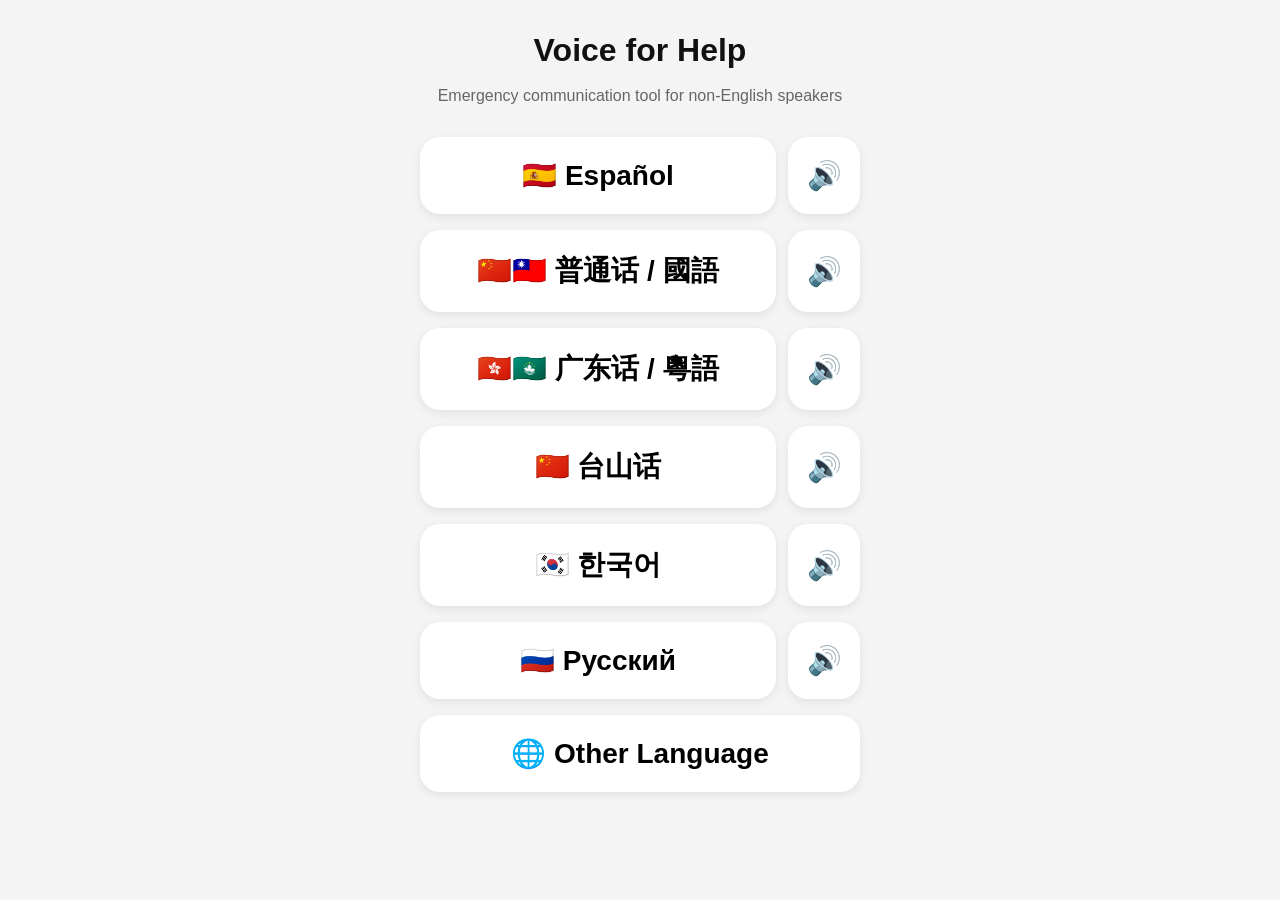
<file: index.html>
<!DOCTYPE html>
<html lang="en">

<head>
  <meta charset="UTF-8">
  <meta name="viewport" content="width=device-width, initial-scale=1.0">
  <title>Voice for Help</title>
  <link rel="stylesheet" href="style.css">
</head>

<body>

  <div class="page">

    <h1 class="logo">Voice for Help</h1>

    <p class="tagline">
      Emergency communication tool for non-English speakers
    </p>

    <div id="languageList"></div>

    <button class="lang-btn" onclick="goToOtherLanguage()">
      🌐 Other Language
    </button>

  </div>

  <script src="script.js"></script>

</body>

</html>
</file>
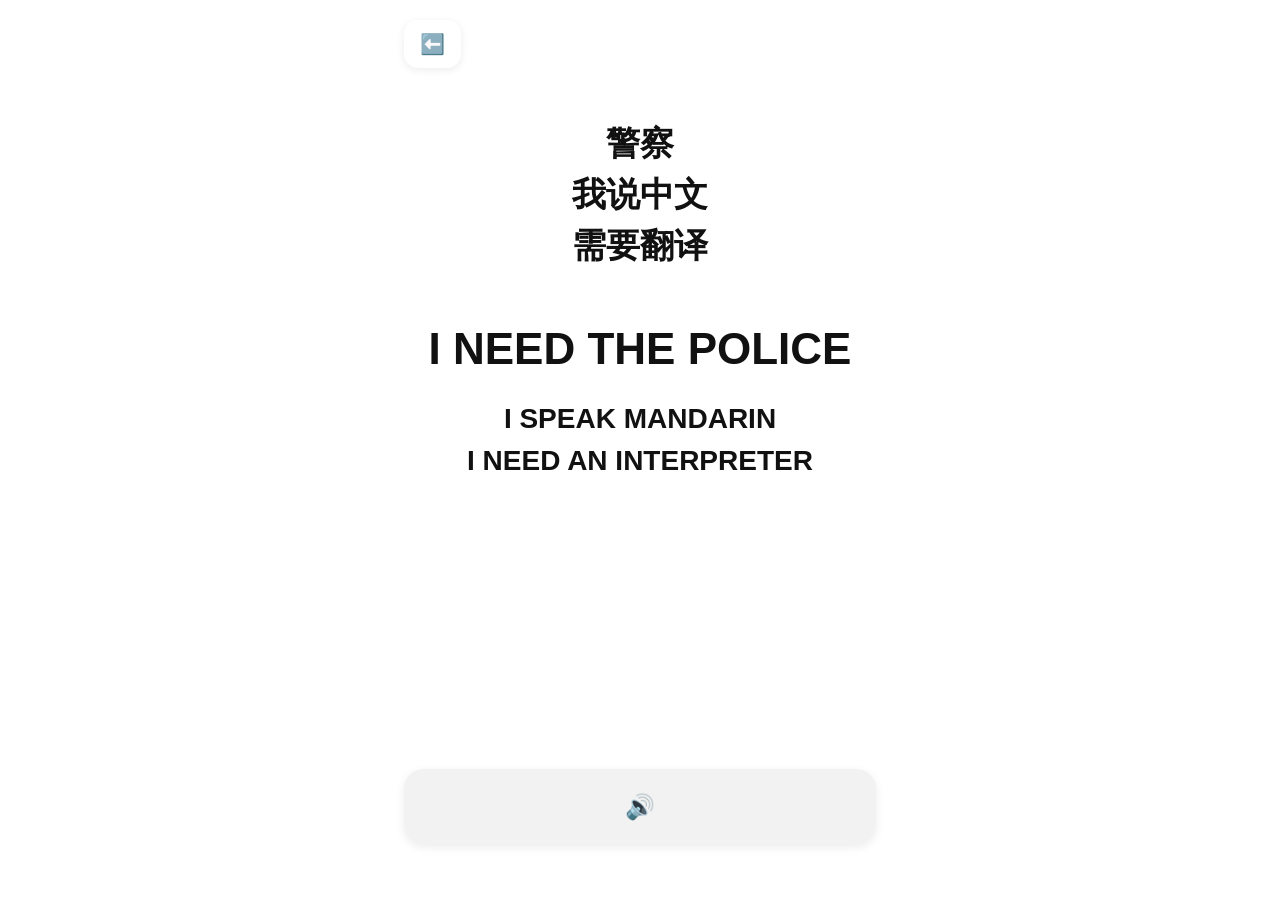
<file: card.html>
<!DOCTYPE html>
<html lang="en">

<head>
  <meta charset="UTF-8">
  <meta name="viewport" content="width=device-width, initial-scale=1.0">
  <title>Voice for Help</title>

  <link rel="stylesheet" href="style.css">
</head>

<body class="card-page">

  <div class="card">

    <button class="back-btn" onclick="history.back()">
      ⬅️
    </button>

    <div id="cardNative" class="card-native"></div>

    <div id="cardEnglishTitle" class="card-english-title"></div>

    <div id="cardEnglishBody" class="card-english-body"></div>

    <button class="replay-btn" onclick="playCurrentAudio()">
  🔊
</button>

    <audio id="cardAudio"></audio>

  </div>

  <script src="script.js"></script>

</body>

</html>
</file>
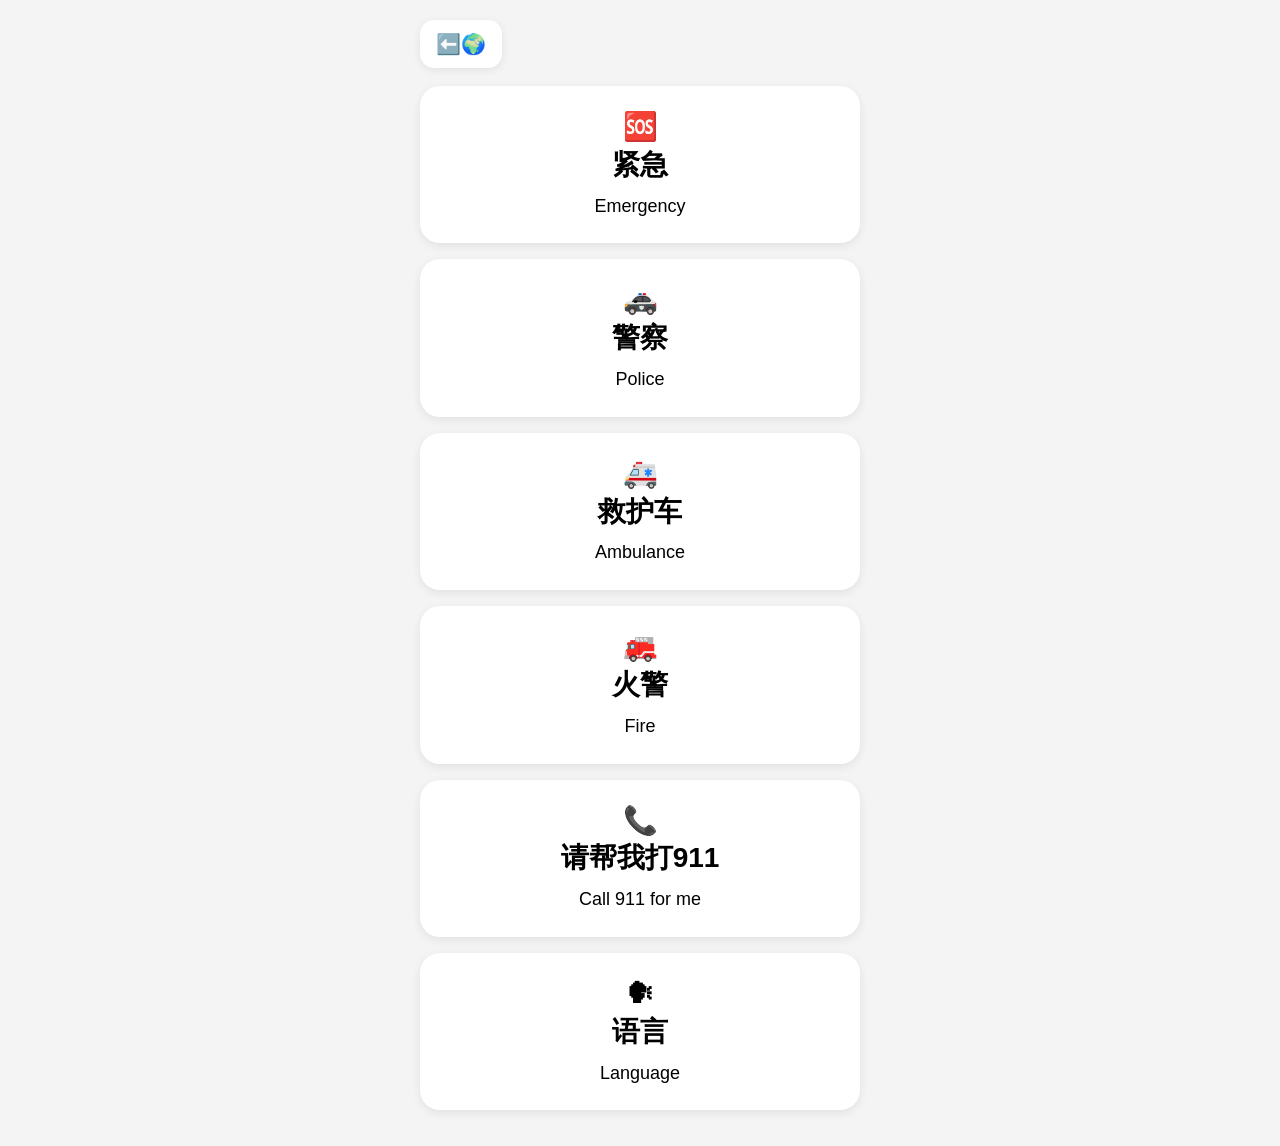
<file: emergency.html>
<!DOCTYPE html>
<html lang="zh">

<head>

<meta charset="UTF-8">

<meta name="viewport" content="width=device-width, initial-scale=1.0">

<title>Emergency</title>

<link rel="stylesheet" href="style.css">

</head>

<body>

<div class="page">

<div class="topbar">

<button class="back-btn" onclick="location.href='menu.html'">
⬅️🌍
</button>

</div>

<button class="action-btn" onclick="openCard('emergency')">

🆘<br>

紧急<br>

<span class="subtext">Emergency</span>

</button>

<button class="action-btn" onclick="openCard('police')">

🚓<br>

警察<br>

<span class="subtext">Police</span>

</button>

<button class="action-btn" onclick="openCard('ambulance')">

🚑<br>

救护车<br>

<span class="subtext">Ambulance</span>

</button>

<button class="action-btn" onclick="openCard('fire')">

🚒<br>

火警<br>

<span class="subtext">Fire</span>

</button>

<button class="action-btn" onclick="openCard('call911')">

📞<br>

请帮我打911<br>

<span class="subtext">Call 911 for me</span>

</button>

<button class="action-btn" onclick="openCard('language')">

🗣<br>

语言<br>

<span class="subtext">Language</span>

</button>

</div>

<script src="script.js"></script>

</body>

</html>
</file>
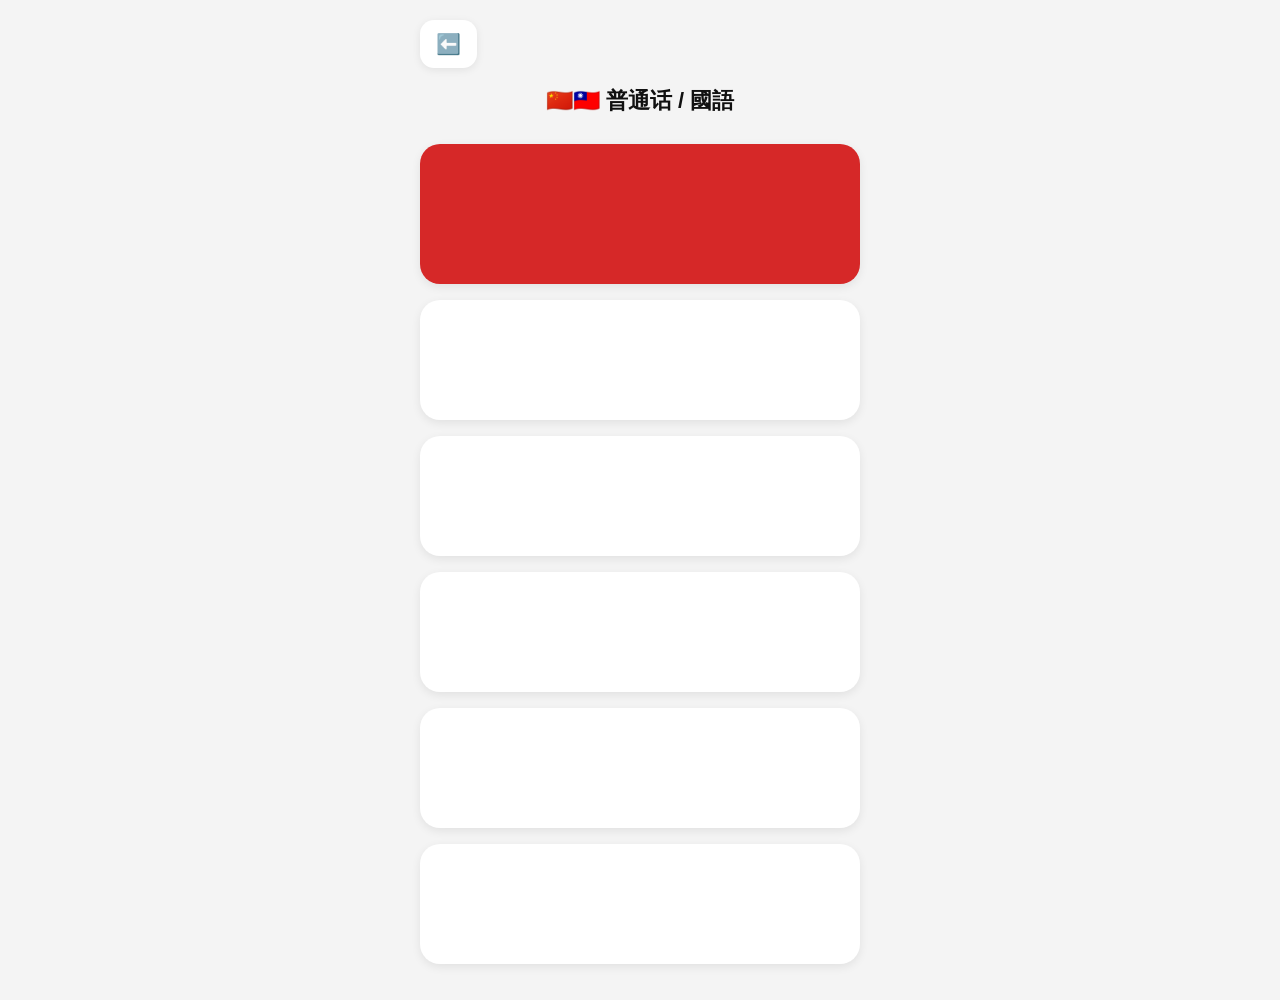
<file: menu.html>
<!DOCTYPE html>
<html lang="en">

<head>
  <meta charset="UTF-8">
  <meta name="viewport" content="width=device-width, initial-scale=1.0">
  <title>Voice for Help</title>
  <link rel="stylesheet" href="style.css">
</head>

<body>

  <div class="page">

    <div class="topbar">
      <button class="back-btn" onclick="goBackToLanguage()">
        ⬅️
      </button>
    </div>

    <div class="current-language"></div>

    <button class="main-btn emergency-btn" onclick="openCard('emergency')">
      <span id="label-emergency-native"></span><br>
      <span id="label-emergency-english" class="subtext"></span>
    </button>

    <button class="action-btn" onclick="openCard('police')">
      <span id="label-police-native"></span><br>
      <span id="label-police-english" class="subtext"></span>
    </button>

    <button class="action-btn" onclick="openCard('ambulance')">
      <span id="label-ambulance-native"></span><br>
      <span id="label-ambulance-english" class="subtext"></span>
    </button>

    <button class="action-btn" onclick="openCard('fire')">
      <span id="label-fire-native"></span><br>
      <span id="label-fire-english" class="subtext"></span>
    </button>

    <button class="action-btn" onclick="openCard('call911')">
      <span id="label-call911-native"></span><br>
      <span id="label-call911-english" class="subtext"></span>
    </button>

    <button class="action-btn" onclick="openCard('language')">
      <span id="label-language-native"></span><br>
      <span id="label-language-english" class="subtext"></span>
    </button>

  </div>

  <script src="script.js"></script>

</body>

</html>
</file>
<file: style.css>
body {
  margin: 0;
  font-family: Arial, "PingFang SC", "Hiragino Sans GB", "Microsoft YaHei", sans-serif;
  background: #f4f4f4;
  color: #111;
}

.page {
  max-width: 480px;
  margin: 0 auto;
  padding: 20px;
  box-sizing: border-box;
  min-height: 100vh;
}

.logo {
  text-align: center;
  margin-top: 12px;
  margin-bottom: 8px;
  font-size: 32px;
  font-weight: 700;
}

.tagline {
  text-align: center;
  color: #666;
  margin-bottom: 30px;
  font-size: 16px;
  line-height: 1.4;
}

.topbar {
  margin-bottom: 18px;
}

.back-btn {
  border: none;
  background: white;
  border-radius: 14px;
  padding: 12px 16px;
  font-size: 20px;
  cursor: pointer;
  box-shadow: 0 2px 8px rgba(0, 0, 0, 0.08);
}

.current-language {
  text-align: center;
  font-size: 22px;
  font-weight: bold;
  margin: 18px 0 28px;
}

/* 首页语言行 */
.language-row {
  display: flex;
  gap: 12px;
  margin-bottom: 16px;
}

.language-row .lang-btn {
  flex: 1;
  margin-bottom: 0;
}

.audio-btn {
  width: 72px;
  min-width: 72px;
  border: none;
  border-radius: 20px;
  background: white;
  font-size: 28px;
  font-weight: 700;
  cursor: pointer;
  box-shadow: 0 3px 10px rgba(0, 0, 0, 0.08);
}

/* 通用按钮 */
.lang-btn,
.main-btn,
.action-btn,
.replay-btn {
  width: 100%;
  border: none;
  border-radius: 20px;
  padding: 22px 18px;
  margin-bottom: 16px;
  cursor: pointer;
  box-sizing: border-box;
  box-shadow: 0 3px 10px rgba(0, 0, 0, 0.08);
}

.lang-btn {
  background: white;
  font-size: 28px;
  font-weight: 600;
}

.main-btn {
  min-height: 140px;
  font-size: 30px;
  font-weight: 700;
  line-height: 1.35;
}

.action-btn {
  min-height: 120px;
  background: white;
  font-size: 28px;
  font-weight: 700;
  line-height: 1.35;
}

.emergency-btn {
  background: #d62828;
  color: white;
}

.toolkit-btn {
  background: #457b9d;
  color: white;
}

.subtext {
  display: inline-block;
  margin-top: 6px;
  font-size: 18px;
  font-weight: 400;
  line-height: 1.2;
}

/* 白色求助卡页面 */
.card-page {
  margin: 0;
  background: white;
  min-height: 100vh;
}

.card {
  max-width: 520px;
  min-height: 100vh;
  margin: 0 auto;
  padding: 20px 24px 40px;
  box-sizing: border-box;
  text-align: center;
  display: flex;
  flex-direction: column;
}

.card .back-btn {
  align-self: flex-start;
  margin-bottom: 20px;
}

.card-native {
  margin-top: 30px;
  font-size: 34px;
  font-weight: 700;
  line-height: 1.5;
  white-space: pre-line;
  word-break: break-word;
}

.card-english-title {
  margin-top: 50px;
  font-size: 44px;
  font-weight: 800;
  line-height: 1.25;
  text-transform: uppercase;
  word-break: break-word;
}

.card-english-body {
  margin-top: 22px;
  font-size: 28px;
  font-weight: 700;
  line-height: 1.5;
  white-space: pre-line;
  word-break: break-word;
  text-transform: uppercase;
}

.replay-btn {
  margin-top: auto;
  background: #f2f2f2;
  font-size: 24px;
  font-weight: 700;
  line-height: 1.3;
}

.replay-btn .subtext {
  font-size: 16px;
  font-weight: 400;
}

button:active {
  transform: scale(0.99);
}

button:hover {
  opacity: 0.98;
}

/* 平板和一般手机 */
@media (max-width: 600px) {
  .page {
    padding: 16px;
  }

  .logo {
    font-size: 28px;
  }

  .tagline {
    font-size: 15px;
  }

  .lang-btn {
    font-size: 24px;
    padding: 20px 16px;
  }

  .audio-btn {
    width: 64px;
    min-width: 64px;
    font-size: 24px;
  }

  .main-btn {
    font-size: 26px;
    min-height: 130px;
    padding: 22px 16px;
  }

  .action-btn {
    font-size: 24px;
    min-height: 110px;
    padding: 20px 16px;
  }

  .subtext {
    font-size: 16px;
  }

  .current-language {
    font-size: 20px;
  }

  .card {
    padding: 16px 18px 32px;
  }

  .card-native {
    font-size: 30px;
    line-height: 1.45;
    margin-top: 24px;
  }

  .card-english-title {
    font-size: 34px;
    line-height: 1.25;
    margin-top: 36px;
  }

  .card-english-body {
    font-size: 24px;
    line-height: 1.45;
    margin-top: 18px;
  }

  .replay-btn {
    font-size: 22px;
    padding: 18px 16px;
  }
}

/* 很窄的手机 */
@media (max-width: 400px) {
  .lang-btn {
    font-size: 22px;
  }

  .audio-btn {
    width: 58px;
    min-width: 58px;
    font-size: 22px;
  }

  .main-btn {
    font-size: 24px;
  }

  .action-btn {
    font-size: 22px;
  }

  .card-native {
    font-size: 26px;
  }

  .card-english-title {
    font-size: 28px;
  }

  .card-english-body {
    font-size: 20px;
  }
}
</file>
